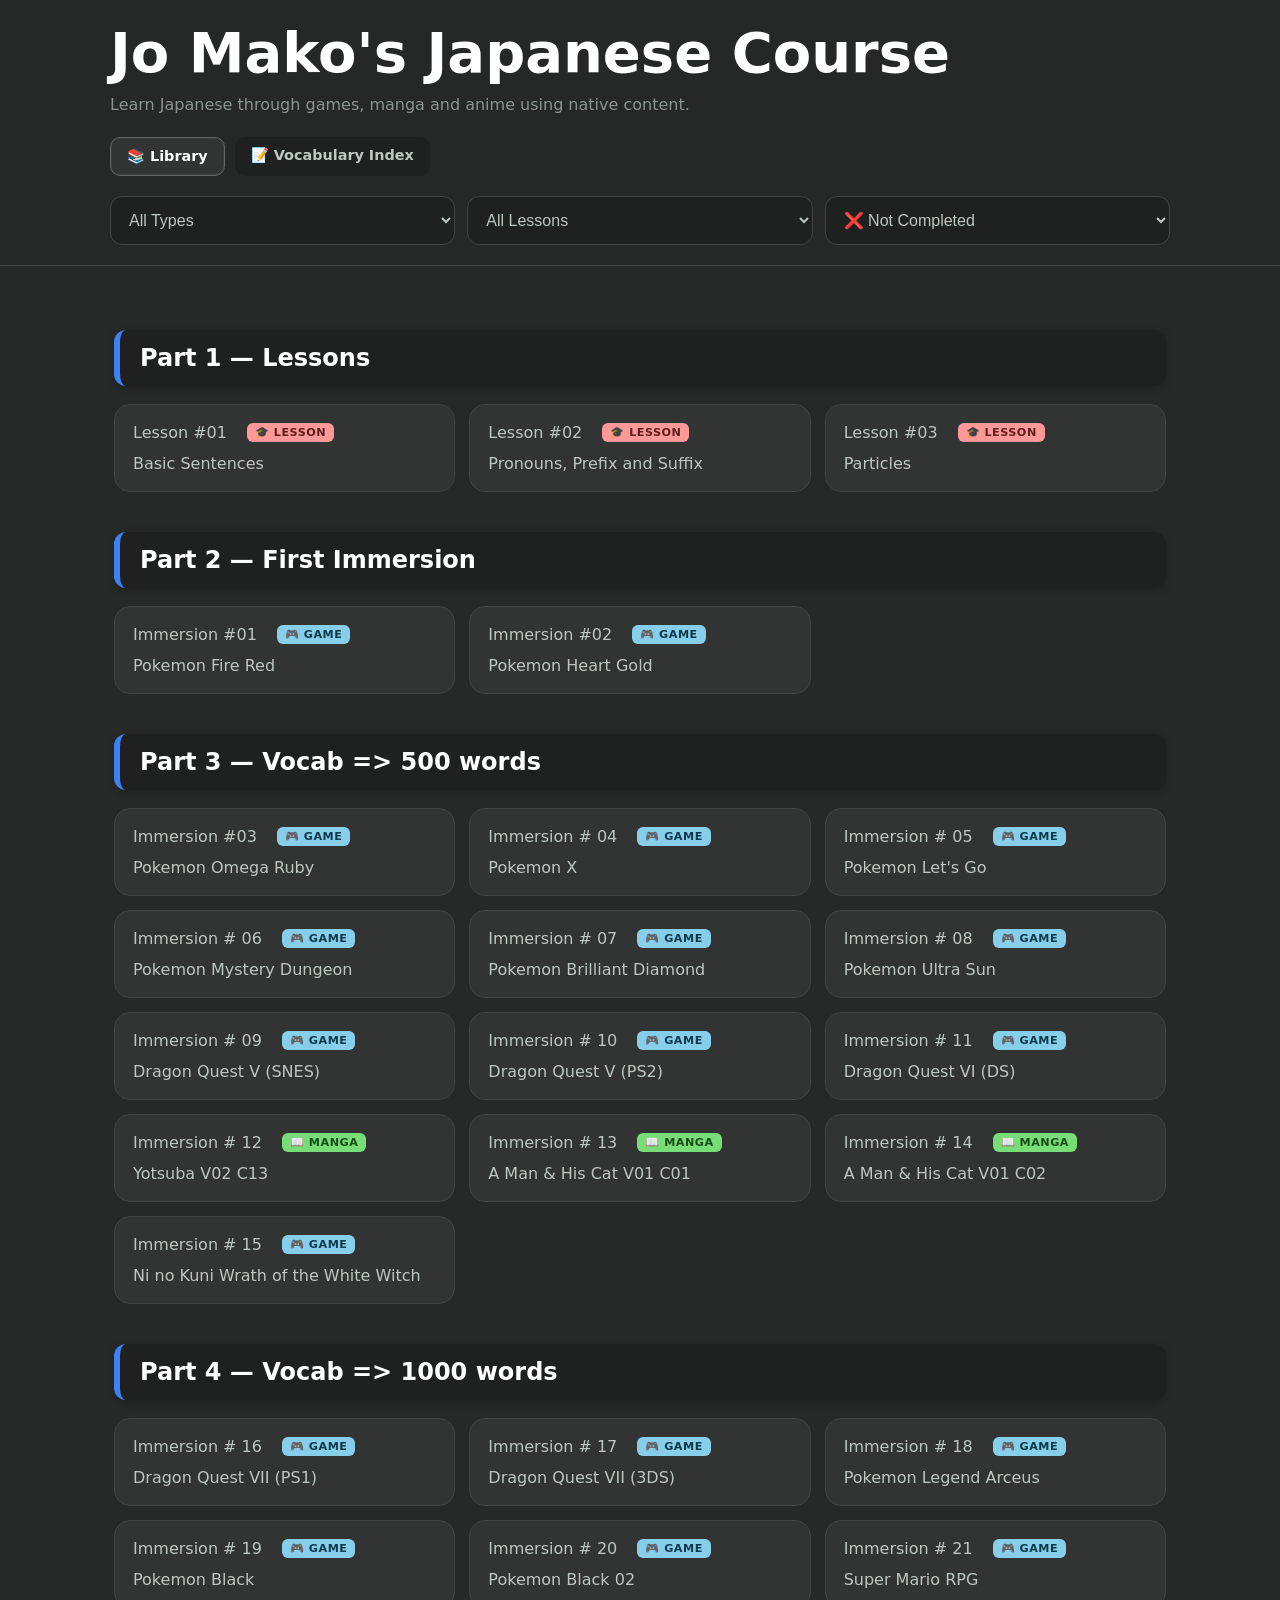
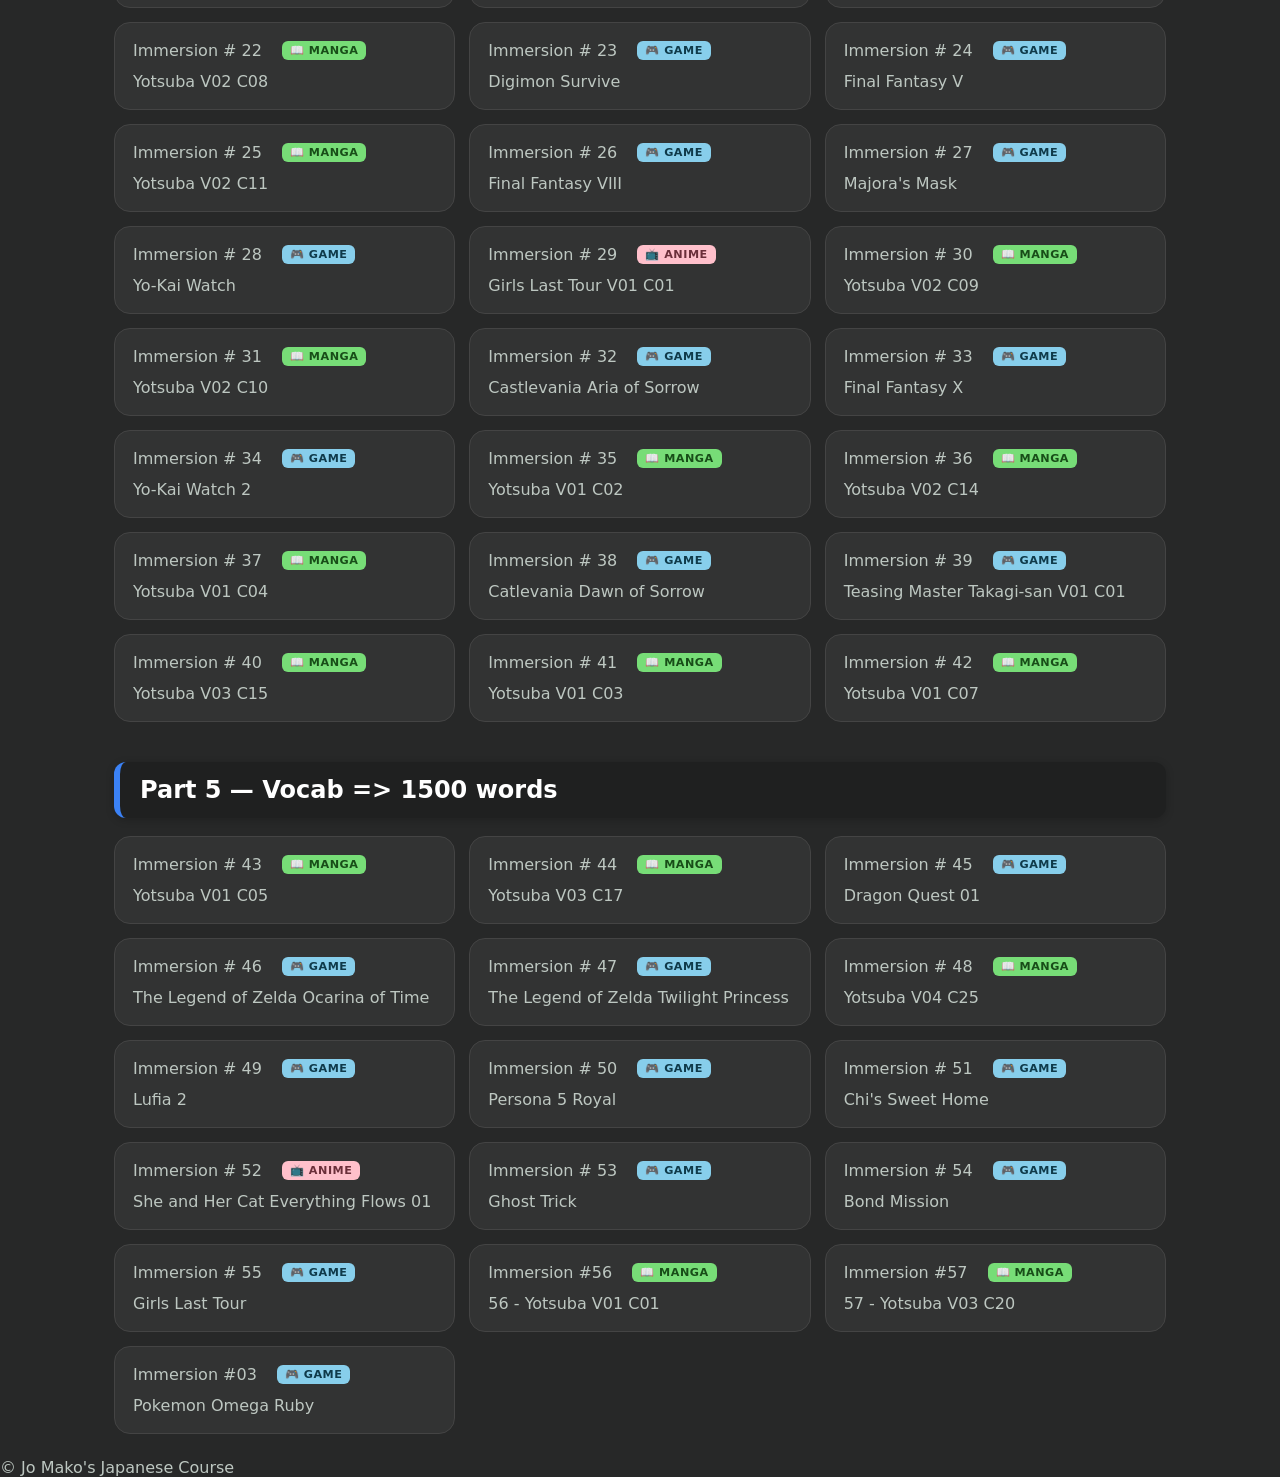
<file: Index.html>
<!DOCTYPE html>
<html lang="en">
<head>
    <meta charset="UTF-8">
    <meta name="viewport" content="width=device-width, initial-scale=1.0">
    <title>Jo Mako's Japanese Course</title>
    <link rel="stylesheet" href="data/style.css">
</head>
<body>
    <header>
        <div class="hero">
            <h1>Jo Mako's Japanese Course</h1>
            <p class="subtitle">Learn Japanese through games, manga and anime using native content.</p>
            
            <div class="top-nav">
                <a href="index.html" class="nav-link active">📚 Library</a>
                <a href="vocabulary.html" class="nav-link">📝 Vocabulary Index</a>
            </div>

            <div class="filters">
                <select id="typeFilter" class="filter-select">
                    <option value="all">All Types</option>
                    <option value="lesson">🎓 Lesson</option>
                    <option value="game">🎮 Games</option>
                    <option value="manga">📖 Manga</option>
                    <option value="anime">📺 Anime</option>
                </select>

                <select id="lessonFilter" class="filter-select">
                    <option value="all">All Lessons</option>
                </select>
                
                <select id="statusFilter" class="filter-select">
        <option value="all">All Status</option>
        <option value="completed">✅ Completed</option>
        <option value="not-completed">❌ Not Completed</option>
    </select>
    
            </div>
        </div>
    </header>

<main>
<h2 class="section-title">    Part 1 — Lessons</h2>
<div class="grid">
<a class="lesson" href="data/lesson-template.html?lesson=00 - Basic Sentences">        <div class="lesson-header">            <div class="lesson-number">Lesson #01</div>            <span class="tag theory">🎓 Lesson</span>        </div>        <div class="lesson-title">Basic Sentences</div>    </a>
<a class="lesson" href="data/lesson-template.html?lesson=00 - Pronouns">        <div class="lesson-header">            <div class="lesson-number">Lesson #02</div>            <span class="tag theory">🎓 Lesson</span>        </div>        <div class="lesson-title">Pronouns, Prefix and Suffix</div>    </a>
<a class="lesson" href="data/lesson-template.html?lesson=00 - Particles">        <div class="lesson-header">            <div class="lesson-number">Lesson #03</div>            <span class="tag theory">🎓 Lesson</span>        </div>        <div class="lesson-title">Particles</div>    </a>
</div>

<h2 class="section-title">    Part 2 — First Immersion</h2>
<div class="grid">
<a class="lesson" href="data/lesson-template.html?lesson=01 - Pokemon Fire Red">        <div class="lesson-header">            <div class="lesson-number">Immersion #01</div>            <span class="tag game">🎮 Game</span>        </div>        <div class="lesson-title">Pokemon Fire Red</div>    </a>
<a class="lesson" href="data/lesson-template.html?lesson=02 - Pokemon Heart Gold">         <div class="lesson-header">             <div class="lesson-number">Immersion #02</div>             <span class="tag game">🎮 Game</span>         </div>         <div class="lesson-title">Pokemon Heart Gold</div>     </a>
</div>

<h2 class="section-title">    Part 3 — Vocab => 500 words</h2>
<div class="grid">
<a class="lesson" href="data/lesson-template.html?lesson=03 - Pokemon Omega Ruby">         <div class="lesson-header">             <div class="lesson-number">Immersion #03</div>             <span class="tag game">🎮 Game</span>         </div>         <div class="lesson-title">Pokemon Omega Ruby</div>     </a>
<a class="lesson" href="data/lesson-template.html?lesson=04 - Pokemon X"><div class="lesson-header"><div class="lesson-number">Immersion # 04</div><span class="tag game">🎮 Game</span></div><div class="lesson-title">Pokemon X</div></a>
<a class="lesson" href="data/lesson-template.html?lesson=05 - Pokemon Let's Go"><div class="lesson-header"><div class="lesson-number">Immersion # 05</div><span class="tag game">🎮 Game</span></div><div class="lesson-title">Pokemon Let's Go</div></a>
<a class="lesson" href="data/lesson-template.html?lesson=06 - Pokemon Mystery Dungeon"><div class="lesson-header"><div class="lesson-number">Immersion # 06</div><span class="tag game">🎮 Game</span></div><div class="lesson-title">Pokemon Mystery Dungeon</div></a>
<a class="lesson" href="data/lesson-template.html?lesson=07 - Pokemon Brilliant Diamond"><div class="lesson-header"><div class="lesson-number">Immersion # 07</div><span class="tag game">🎮 Game</span></div><div class="lesson-title">Pokemon Brilliant Diamond</div></a>
<a class="lesson" href="data/lesson-template.html?lesson=08 - Pokemon Ultra Sun"><div class="lesson-header"><div class="lesson-number">Immersion # 08</div><span class="tag game">🎮 Game</span></div><div class="lesson-title">Pokemon Ultra Sun</div></a>
<a class="lesson" href="data/lesson-template.html?lesson=09 - Dragon Quest V (SNES)"><div class="lesson-header"><div class="lesson-number">Immersion # 09</div><span class="tag game">🎮 Game</span></div><div class="lesson-title">Dragon Quest V (SNES)</div></a>
<a class="lesson" href="data/lesson-template.html?lesson=10 - Dragon Quest V (PS2)"><div class="lesson-header"><div class="lesson-number">Immersion # 10</div><span class="tag game">🎮 Game</span></div><div class="lesson-title">Dragon Quest V (PS2)</div></a>
<a class="lesson" href="data/lesson-template.html?lesson=11 - Dragon Quest VI (DS)"><div class="lesson-header"><div class="lesson-number">Immersion # 11</div><span class="tag game">🎮 Game</span></div><div class="lesson-title">Dragon Quest VI (DS)</div></a>
<a class="lesson" href="data/lesson-template.html?lesson=12 - Yotsuba V02 C13"><div class="lesson-header"><div class="lesson-number">Immersion # 12</div><span class="tag manga">📖 Manga</span></div><div class="lesson-title">Yotsuba V02 C13</div></a>
<a class="lesson" href="data/lesson-template.html?lesson=13 - A Man and His Cat V01 C01"><div class="lesson-header"><div class="lesson-number">Immersion # 13</div><span class="tag manga">📖 Manga</span></div><div class="lesson-title">A Man & His Cat V01 C01</div></a>
<a class="lesson" href="data/lesson-template.html?lesson=14 - A Man & His Cat V01 C02"><div class="lesson-header"><div class="lesson-number">Immersion # 14</div><span class="tag manga">📖 Manga</span></div><div class="lesson-title">A Man & His Cat V01 C02</div></a>
<a class="lesson" href="data/lesson-template.html?lesson=15 - Ni no Kuni Wrath of the White Witch"><div class="lesson-header"><div class="lesson-number">Immersion # 15</div><span class="tag game">🎮 Game</span></div><div class="lesson-title">Ni no Kuni Wrath of the White Witch</div></a>
</div>

<h2 class="section-title">    Part 4 — Vocab => 1000 words</h2>
<div class="grid">
<a class="lesson" href="data/lesson-template.html?lesson=16 - Dragon Quest VII (PS1)"><div class="lesson-header"><div class="lesson-number">Immersion # 16</div><span class="tag game">🎮 Game</span></div><div class="lesson-title">Dragon Quest VII (PS1)</div></a>
<a class="lesson" href="data/lesson-template.html?lesson=17 - Dragon Quest VII (3DS)"><div class="lesson-header"><div class="lesson-number">Immersion # 17</div><span class="tag game">🎮 Game</span></div><div class="lesson-title">Dragon Quest VII (3DS)</div></a>
<a class="lesson" href="data/lesson-template.html?lesson=18 - Pokemon Legend Arceus"><div class="lesson-header"><div class="lesson-number">Immersion # 18</div><span class="tag game">🎮 Game</span></div><div class="lesson-title">Pokemon Legend Arceus</div></a>
<a class="lesson" href="data/lesson-template.html?lesson=19 - Pokemon Black"><div class="lesson-header"><div class="lesson-number">Immersion # 19</div><span class="tag game">🎮 Game</span></div><div class="lesson-title">Pokemon Black</div></a>
<a class="lesson" href="data/lesson-template.html?lesson=20 - Pokemon Black 02"><div class="lesson-header"><div class="lesson-number">Immersion # 20</div><span class="tag game">🎮 Game</span></div><div class="lesson-title">Pokemon Black 02</div></a>
<a class="lesson" href="data/lesson-template.html?lesson=21 - Super Mario RPG"><div class="lesson-header"><div class="lesson-number">Immersion # 21</div><span class="tag game">🎮 Game</span></div><div class="lesson-title">Super Mario RPG</div></a>
<a class="lesson" href="data/lesson-template.html?lesson=22 - Yotsuba V02 C08"><div class="lesson-header"><div class="lesson-number">Immersion # 22</div><span class="tag manga">📖 Manga</span></div><div class="lesson-title">Yotsuba V02 C08</div></a>
<a class="lesson" href="data/lesson-template.html?lesson=23 - Digimon Survive"><div class="lesson-header"><div class="lesson-number">Immersion # 23</div><span class="tag game">🎮 Game</span></div><div class="lesson-title">Digimon Survive</div></a>
<a class="lesson" href="data/lesson-template.html?lesson=24 - Final Fantasy V"><div class="lesson-header"><div class="lesson-number">Immersion # 24</div><span class="tag game">🎮 Game</span></div><div class="lesson-title">Final Fantasy V</div></a>
<a class="lesson" href="data/lesson-template.html?lesson=25 - Yotsuba V02 C11"><div class="lesson-header"><div class="lesson-number">Immersion # 25</div><span class="tag manga">📖 Manga</span></div><div class="lesson-title">Yotsuba V02 C11</div></a>
<a class="lesson" href="data/lesson-template.html?lesson=26 - Final Fantasy VIII"><div class="lesson-header"><div class="lesson-number">Immersion # 26</div><span class="tag game">🎮 Game</span></div><div class="lesson-title">Final Fantasy VIII</div></a>
<a class="lesson" href="data/lesson-template.html?lesson=27 - The Legend of Zelda - Majora's Mask"><div class="lesson-header"><div class="lesson-number">Immersion # 27</div><span class="tag game">🎮 Game</span></div><div class="lesson-title">Majora's Mask</div></a>
<a class="lesson" href="data/lesson-template.html?lesson=28 - Yo-Kai Watch"><div class="lesson-header"><div class="lesson-number">Immersion # 28</div><span class="tag game">🎮 Game</span></div><div class="lesson-title">Yo-Kai Watch</div></a>
<a class="lesson" href="data/lesson-template.html?lesson=29 - Girls Last Tour V01 C01"><div class="lesson-header"><div class="lesson-number">Immersion # 29</div><span class="tag anime">📺 Anime</span></div><div class="lesson-title">Girls Last Tour V01 C01</div></a>
<a class="lesson" href="data/lesson-template.html?lesson=30 - Yotsuba V02 C09"><div class="lesson-header"><div class="lesson-number">Immersion # 30</div><span class="tag manga">📖 Manga</span></div><div class="lesson-title">Yotsuba V02 C09</div></a>
<a class="lesson" href="data/lesson-template.html?lesson=31 - Yotsuba V02 C10"><div class="lesson-header"><div class="lesson-number">Immersion # 31</div><span class="tag manga">📖 Manga</span></div><div class="lesson-title">Yotsuba V02 C10</div></a>
<a class="lesson" href="data/lesson-template.html?lesson=32 - Castlevania Aria of Sorrow"><div class="lesson-header"><div class="lesson-number">Immersion # 32</div><span class="tag game">🎮 Game</span></div><div class="lesson-title">Castlevania Aria of Sorrow</div></a>
<a class="lesson" href="data/lesson-template.html?lesson=33 - Final Fantasy X"><div class="lesson-header"><div class="lesson-number">Immersion # 33</div><span class="tag game">🎮 Game</span></div><div class="lesson-title">Final Fantasy X</div></a>
<a class="lesson" href="data/lesson-template.html?lesson=34 - Yo-Kai Watch 2"><div class="lesson-header"><div class="lesson-number">Immersion # 34</div><span class="tag game">🎮 Game</span></div><div class="lesson-title">Yo-Kai Watch 2</div></a>
<a class="lesson" href="data/lesson-template.html?lesson=35 - Yotsuba V01 C02"><div class="lesson-header"><div class="lesson-number">Immersion # 35</div><span class="tag manga">📖 Manga</span></div><div class="lesson-title">Yotsuba V01 C02</div></a>
<a class="lesson" href="data/lesson-template.html?lesson=36 - Yotsuba V02 C14"><div class="lesson-header"><div class="lesson-number">Immersion # 36</div><span class="tag manga">📖 Manga</span></div><div class="lesson-title">Yotsuba V02 C14</div></a>
<a class="lesson" href="data/lesson-template.html?lesson=37 - Yotsuba V01 C04"><div class="lesson-header"><div class="lesson-number">Immersion # 37</div><span class="tag manga">📖 Manga</span></div><div class="lesson-title">Yotsuba V01 C04</div></a>
<a class="lesson" href="data/lesson-template.html?lesson=38 - Catlevania Dawn of Sorrow"><div class="lesson-header"><div class="lesson-number">Immersion # 38</div><span class="tag game">🎮 Game</span></div><div class="lesson-title">Catlevania Dawn of Sorrow</div></a>
<a class="lesson" href="data/lesson-template.html?lesson=39 - Teasing Master Takagi-san V01 C01"><div class="lesson-header"><div class="lesson-number">Immersion # 39</div><span class="tag game">🎮 Game</span></div><div class="lesson-title">Teasing Master Takagi-san V01 C01</div></a>
<a class="lesson" href="data/lesson-template.html?lesson=40 - Yotsuba V03 C15"><div class="lesson-header"><div class="lesson-number">Immersion # 40</div><span class="tag manga">📖 Manga</span></div><div class="lesson-title">Yotsuba V03 C15</div></a>
<a class="lesson" href="data/lesson-template.html?lesson=41 - Yotsuba V01 C03"><div class="lesson-header"><div class="lesson-number">Immersion # 41</div><span class="tag manga">📖 Manga</span></div><div class="lesson-title">Yotsuba V01 C03</div></a>
<a class="lesson" href="data/lesson-template.html?lesson=42 - Yotsuba V01 C07"><div class="lesson-header"><div class="lesson-number">Immersion # 42</div><span class="tag manga">📖 Manga</span></div><div class="lesson-title">Yotsuba V01 C07</div></a>
</div>

<h2 class="section-title">    Part 5 — Vocab => 1500 words</h2>
<div class="grid">
<a class="lesson" href="data/lesson-template.html?lesson=43 - Yotsuba V01 C05"><div class="lesson-header"><div class="lesson-number">Immersion # 43</div><span class="tag manga">📖 Manga</span></div><div class="lesson-title">Yotsuba V01 C05</div></a>
<a class="lesson" href="data/lesson-template.html?lesson=44 - Yotsuba V03 C17"><div class="lesson-header"><div class="lesson-number">Immersion # 44</div><span class="tag manga">📖 Manga</span></div><div class="lesson-title">Yotsuba V03 C17</div></a>
<a class="lesson" href="data/lesson-template.html?lesson=45 - Dragon Quest 01"><div class="lesson-header"><div class="lesson-number">Immersion # 45</div><span class="tag game">🎮 Game</span></div><div class="lesson-title">Dragon Quest 01</div></a>
<a class="lesson" href="data/lesson-template.html?lesson=46 - The Legend of Zelda Ocarina of Time"><div class="lesson-header"><div class="lesson-number">Immersion # 46</div><span class="tag game">🎮 Game</span></div><div class="lesson-title">The Legend of Zelda Ocarina of Time</div></a>
<a class="lesson" href="data/lesson-template.html?lesson=47 - The Legend of Zelda Twilight Princess"><div class="lesson-header"><div class="lesson-number">Immersion # 47</div><span class="tag game">🎮 Game</span></div><div class="lesson-title">The Legend of Zelda Twilight Princess</div></a>
<a class="lesson" href="data/lesson-template.html?lesson=48 - Yotsuba V04 C25"><div class="lesson-header"><div class="lesson-number">Immersion # 48</div><span class="tag manga">📖 Manga</span></div><div class="lesson-title">Yotsuba V04 C25</div></a>
<a class="lesson" href="data/lesson-template.html?lesson=49 - Lufia 2"><div class="lesson-header"><div class="lesson-number">Immersion # 49</div><span class="tag game">🎮 Game</span></div><div class="lesson-title">Lufia 2</div></a>
<a class="lesson" href="data/lesson-template.html?lesson=50 - Persona 5 Royal"><div class="lesson-header"><div class="lesson-number">Immersion # 50</div><span class="tag game">🎮 Game</span></div><div class="lesson-title">Persona 5 Royal</div></a>
<a class="lesson" href="data/lesson-template.html?lesson=51 - Chi's Sweet Home"><div class="lesson-header"><div class="lesson-number">Immersion # 51</div><span class="tag game">🎮 Game</span></div><div class="lesson-title">Chi's Sweet Home</div></a>
<a class="lesson" href="data/lesson-template.html?lesson=52 - She and Her Cat Everything Flows 01"><div class="lesson-header"><div class="lesson-number">Immersion # 52</div><span class="tag anime">📺 Anime</span></div><div class="lesson-title">She and Her Cat Everything Flows 01</div></a>
<a class="lesson" href="data/lesson-template.html?lesson=53 - Ghost Trick"><div class="lesson-header"><div class="lesson-number">Immersion # 53</div><span class="tag game">🎮 Game</span></div><div class="lesson-title">Ghost Trick</div></a>
<a class="lesson" href="data/lesson-template.html?lesson=54 - Bond Mission"><div class="lesson-header"><div class="lesson-number">Immersion # 54</div><span class="tag game">🎮 Game</span></div><div class="lesson-title">Bond Mission</div></a>
<a class="lesson" href="data/lesson-template.html?lesson=55 - Girls Last Tour"><div class="lesson-header"><div class="lesson-number">Immersion # 55</div><span class="tag game">🎮 Game</span></div><div class="lesson-title">Girls Last Tour</div></a>
<a class="lesson" href="data/lesson-template.html?lesson=56 - Yotsuba V01 C01"><div class="lesson-header">            <div class="lesson-number">Immersion #56</div>            <span class="tag manga">📖 Manga</span>        </div>        <div class="lesson-title">56 - Yotsuba V01 C01</div>    </a>
<a class="lesson" href="data/lesson-template.html?lesson=57 - Yotsuba V03 C20"><div class="lesson-header">            <div class="lesson-number">Immersion #57</div>            <span class="tag manga">📖 Manga</span>        </div>        <div class="lesson-title">57 - Yotsuba V03 C20</div>    </a>
<a class="lesson" href="data/lesson-template.html?lesson=03 - Pokemon Omega Ruby">         <div class="lesson-header">             <div class="lesson-number">Immersion #03</div>             <span class="tag game">🎮 Game</span>         </div>         <div class="lesson-title">Pokemon Omega Ruby</div>     </a>


        </div>
</main>


<footer>
    © Jo Mako's Japanese Course
</footer>

<script>
const typeFilter = document.getElementById('typeFilter');
const lessonFilter = document.getElementById('lessonFilter');
const statusFilter = document.getElementById('statusFilter');
const lessons = document.querySelectorAll('a.lesson');

// --- Helper: Get Lesson Type ---
function getLessonType(card) {
    const tag = card.querySelector('.tag');

    if (tag.classList.contains('theory')) return 'lesson';
    if (tag.classList.contains('game')) return 'game';
    if (tag.classList.contains('manga')) return 'manga';
    if (tag.classList.contains('anime')) return 'anime';

    return '';
}

// --- Initialization ---
const lessonNames = [];

lessons.forEach(card => {
    lessonNames.push(card.querySelector('.lesson-title').textContent.trim());
});

lessonNames.sort().forEach(title => {
    const option = document.createElement('option');
    option.value = title;
    option.textContent = title;
    lessonFilter.appendChild(option);
});

// --- Update completed lessons ---
function updateUI() {
    const completed = JSON.parse(localStorage.getItem('completedLessons')) || [];

    lessons.forEach(card => {
        const title = card.querySelector('.lesson-title').textContent.trim();
        card.classList.toggle('completed', completed.includes(title));
    });
}

// --- Filters ---
function applyFilters() {

    const selectedType = typeFilter.value;
    const selectedLesson = lessonFilter.value;
    const selectedStatus = statusFilter.value;

    lessons.forEach(card => {

        const cardType = getLessonType(card);
        const cardTitle = card.querySelector('.lesson-title').textContent.trim();
        const isCompleted = card.classList.contains('completed');

        const typeMatch =
            selectedType === 'all' ||
            cardType === selectedType;

        const lessonMatch =
            selectedLesson === 'all' ||
            cardTitle === selectedLesson;

        const statusMatch =
            selectedStatus === 'all' ||
            (selectedStatus === 'completed' && isCompleted) ||
            (selectedStatus === 'not-completed' && !isCompleted);

        card.style.display =
            (typeMatch && lessonMatch && statusMatch)
                ? ''
                : 'none';

    });

    // Hide empty lesson sections
    document.querySelectorAll('.grid').forEach(grid => {

        const visibleCards = [...grid.querySelectorAll('a.lesson')]
            .some(card => card.style.display !== 'none');

        const heading = grid.previousElementSibling;

        if (heading && heading.classList.contains('section-title')) {
            heading.style.display = visibleCards ? '' : 'none';
        }

        grid.style.display = visibleCards ? '' : 'none';

    });

}

// --- Event Listeners ---
typeFilter.addEventListener('change', () => {
    localStorage.setItem("typeFilter", typeFilter.value);
    applyFilters();
});

lessonFilter.addEventListener('change', () => {
    localStorage.setItem("lessonFilter", lessonFilter.value);
    applyFilters();
});

statusFilter.addEventListener('change', () => {
    localStorage.setItem("statusFilter", statusFilter.value);
    applyFilters();
});

lessons.forEach(card => {

    card.addEventListener('contextmenu', (e) => {

        e.preventDefault();

        const title = card.querySelector('.lesson-title').textContent.trim();
        let completed = JSON.parse(localStorage.getItem('completedLessons')) || [];

        if (completed.includes(title)) {
            completed = completed.filter(t => t !== title);
        } else {
            completed.push(title);
        }

        localStorage.setItem('completedLessons', JSON.stringify(completed));

        updateUI();
        applyFilters();

    });

});

// --- Restore saved filters ---
typeFilter.value =
    localStorage.getItem("typeFilter") || "all";

lessonFilter.value =
    localStorage.getItem("lessonFilter") || "all";

statusFilter.value =
    localStorage.getItem("statusFilter") || "not-completed";

// --- Initial load ---
updateUI();
applyFilters();

</script>

</body>
</html>
</file>
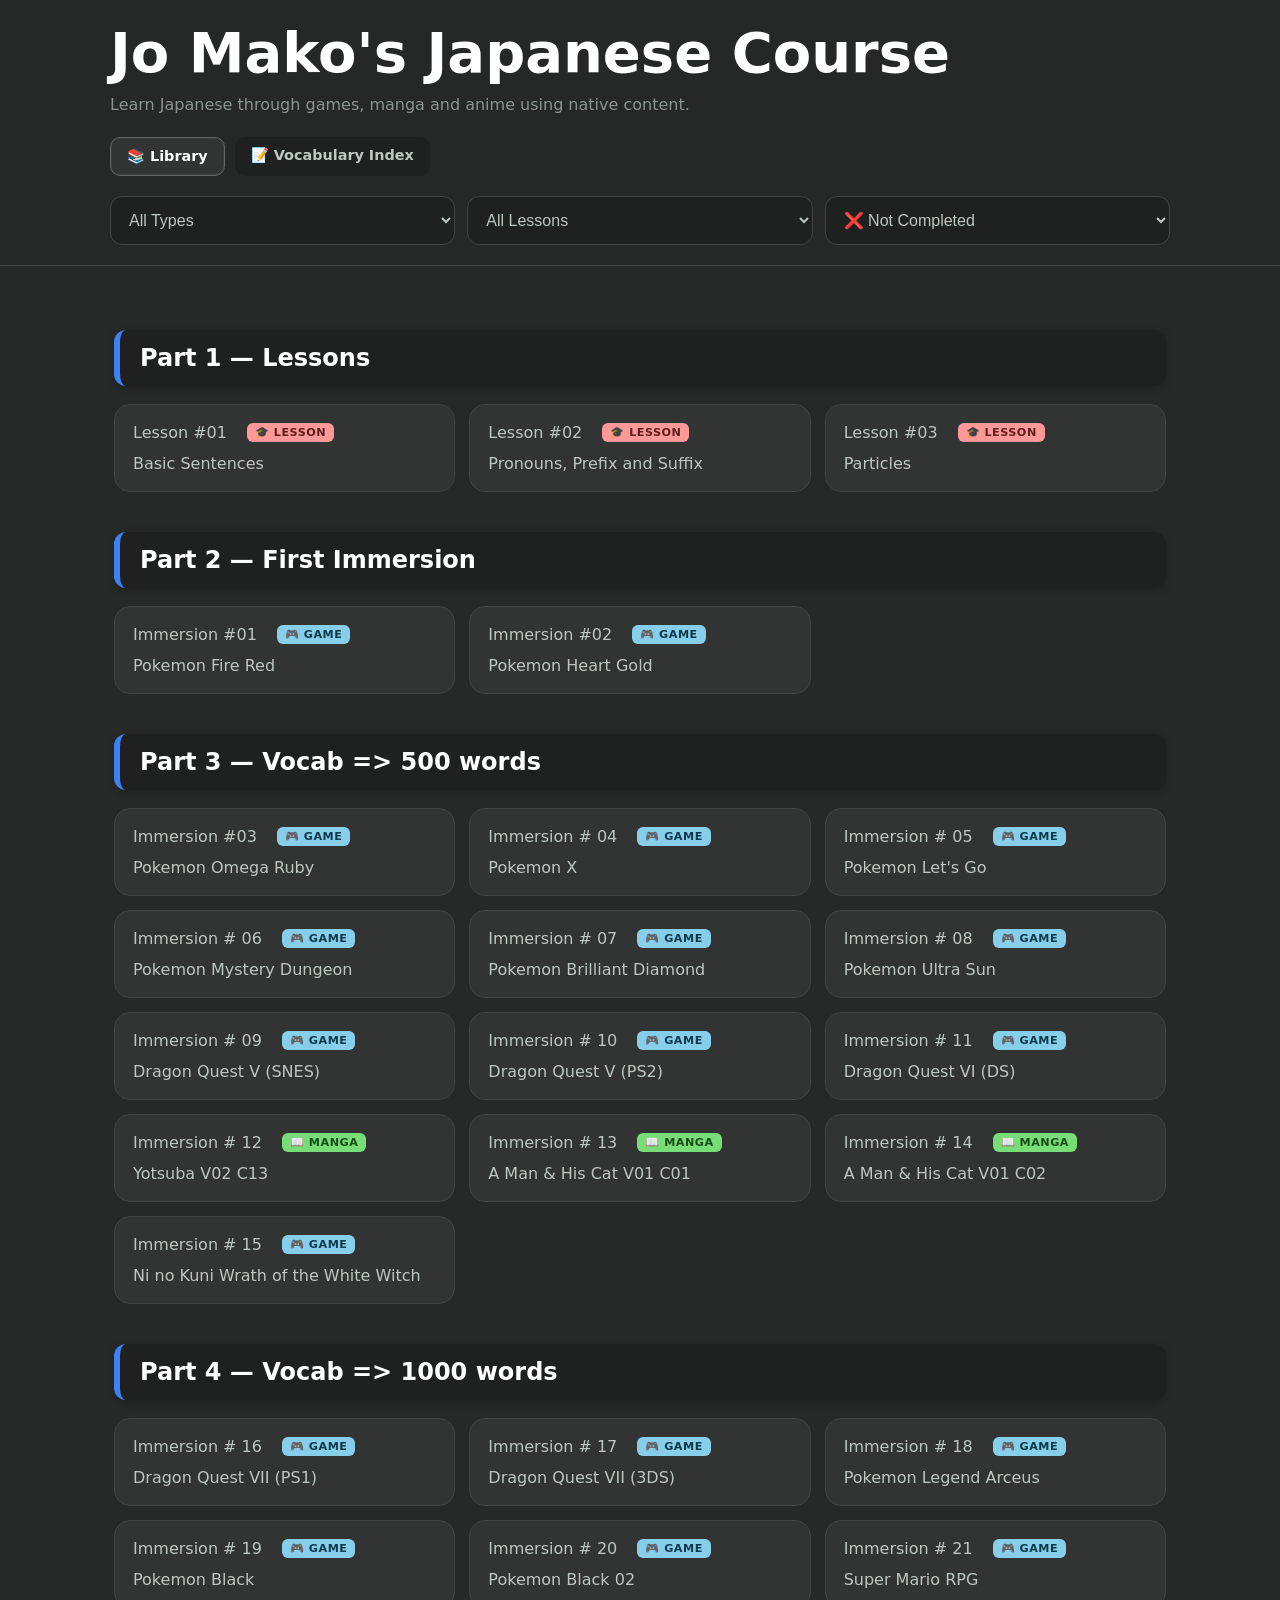
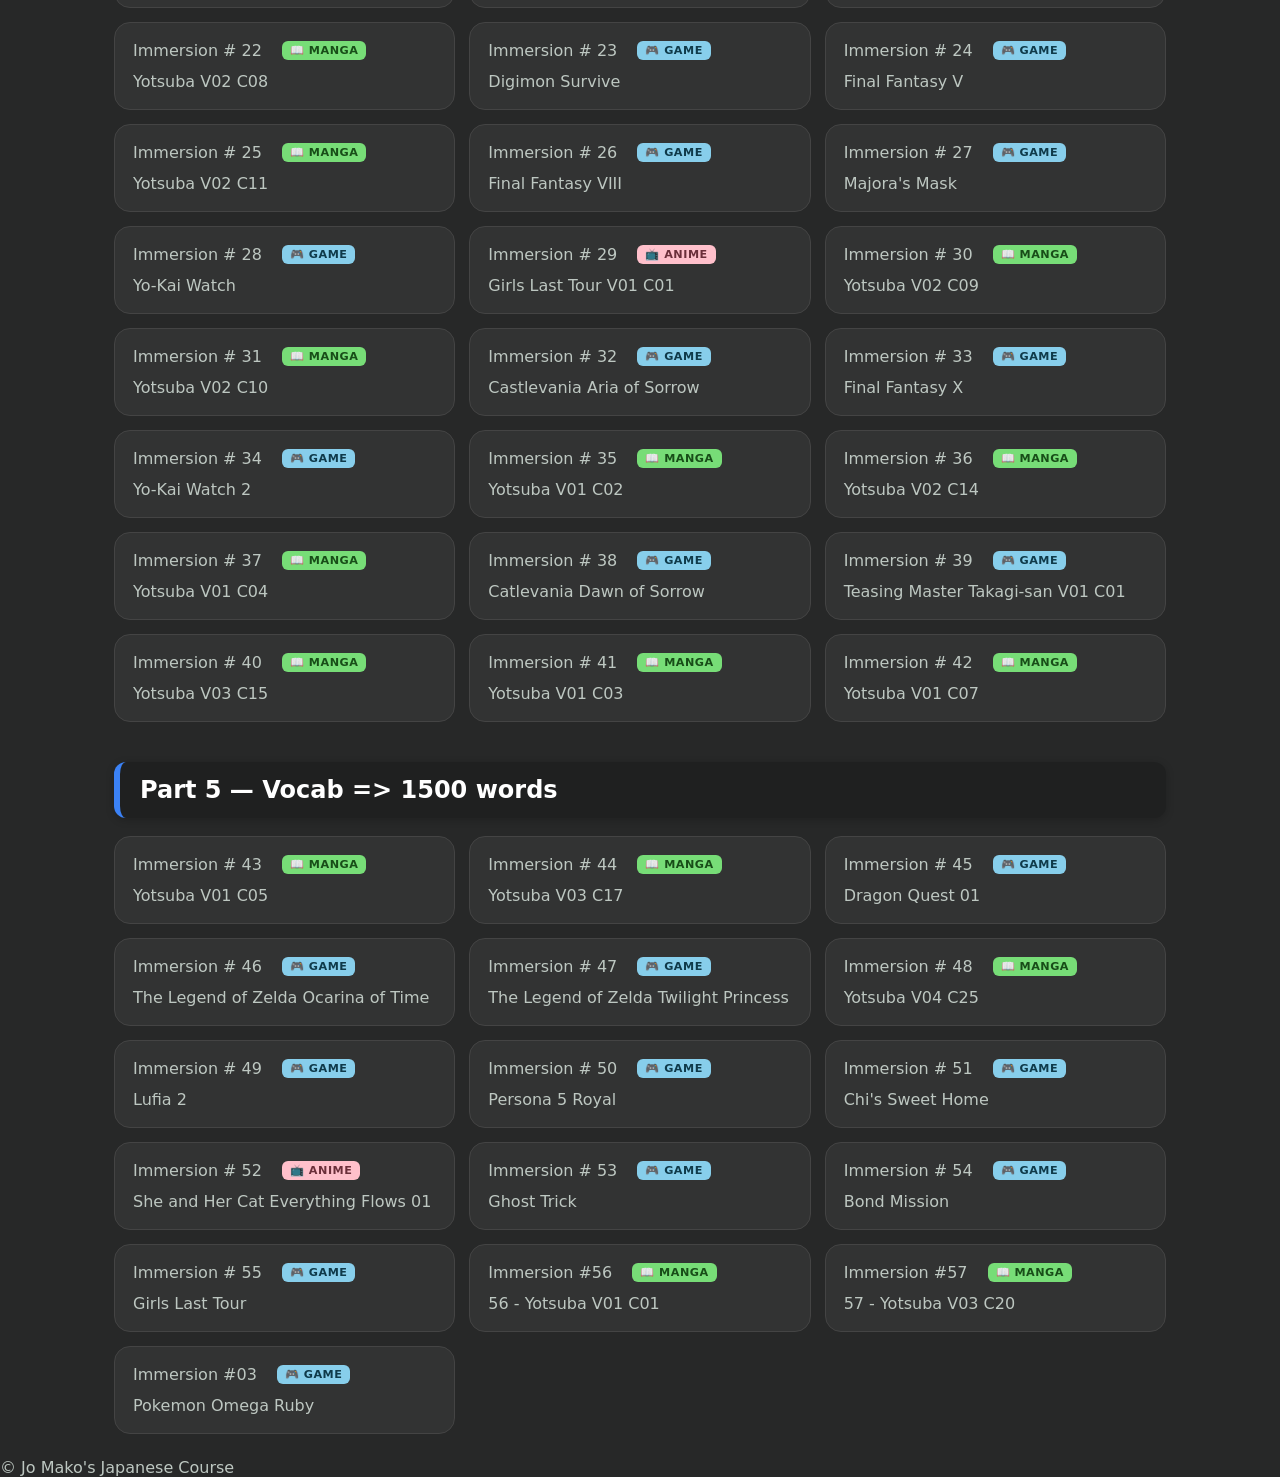
<file: index.html>
<!DOCTYPE html>
<html lang="en">
<head>
    <meta charset="UTF-8">
    <meta name="viewport" content="width=device-width, initial-scale=1.0">
    <title>Jo Mako's Japanese Course</title>
    <link rel="stylesheet" href="data/style.css">
</head>
<body>
    <header>
        <div class="hero">
            <h1>Jo Mako's Japanese Course</h1>
            <p class="subtitle">Learn Japanese through games, manga and anime using native content.</p>
            
            <div class="top-nav">
                <a href="index.html" class="nav-link active">📚 Library</a>
                <a href="vocabulary.html" class="nav-link">📝 Vocabulary Index</a>
            </div>

            <div class="filters">
                <select id="typeFilter" class="filter-select">
                    <option value="all">All Types</option>
                    <option value="lesson">🎓 Lesson</option>
                    <option value="game">🎮 Games</option>
                    <option value="manga">📖 Manga</option>
                    <option value="anime">📺 Anime</option>
                </select>

                <select id="lessonFilter" class="filter-select">
                    <option value="all">All Lessons</option>
                </select>
                
                <select id="statusFilter" class="filter-select">
        <option value="all">All Status</option>
        <option value="completed">✅ Completed</option>
        <option value="not-completed">❌ Not Completed</option>
    </select>
    
            </div>
        </div>
    </header>

<main>
<h2 class="section-title">    Part 1 — Lessons</h2>
<div class="grid">
<a class="lesson" href="data/lesson-template.html?lesson=00 - Basic Sentences">        <div class="lesson-header">            <div class="lesson-number">Lesson #01</div>            <span class="tag theory">🎓 Lesson</span>        </div>        <div class="lesson-title">Basic Sentences</div>    </a>
<a class="lesson" href="data/lesson-template.html?lesson=00 - Pronouns">        <div class="lesson-header">            <div class="lesson-number">Lesson #02</div>            <span class="tag theory">🎓 Lesson</span>        </div>        <div class="lesson-title">Pronouns, Prefix and Suffix</div>    </a>
<a class="lesson" href="data/lesson-template.html?lesson=00 - Particles">        <div class="lesson-header">            <div class="lesson-number">Lesson #03</div>            <span class="tag theory">🎓 Lesson</span>        </div>        <div class="lesson-title">Particles</div>    </a>
</div>

<h2 class="section-title">    Part 2 — First Immersion</h2>
<div class="grid">
<a class="lesson" href="data/lesson-template.html?lesson=01 - Pokemon Fire Red">        <div class="lesson-header">            <div class="lesson-number">Immersion #01</div>            <span class="tag game">🎮 Game</span>        </div>        <div class="lesson-title">Pokemon Fire Red</div>    </a>
<a class="lesson" href="data/lesson-template.html?lesson=02 - Pokemon Heart Gold">         <div class="lesson-header">             <div class="lesson-number">Immersion #02</div>             <span class="tag game">🎮 Game</span>         </div>         <div class="lesson-title">Pokemon Heart Gold</div>     </a>
</div>

<h2 class="section-title">    Part 3 — Vocab => 500 words</h2>
<div class="grid">
<a class="lesson" href="data/lesson-template.html?lesson=03 - Pokemon Omega Ruby">         <div class="lesson-header">             <div class="lesson-number">Immersion #03</div>             <span class="tag game">🎮 Game</span>         </div>         <div class="lesson-title">Pokemon Omega Ruby</div>     </a>
<a class="lesson" href="data/lesson-template.html?lesson=04 - Pokemon X"><div class="lesson-header"><div class="lesson-number">Immersion # 04</div><span class="tag game">🎮 Game</span></div><div class="lesson-title">Pokemon X</div></a>
<a class="lesson" href="data/lesson-template.html?lesson=05 - Pokemon Let's Go"><div class="lesson-header"><div class="lesson-number">Immersion # 05</div><span class="tag game">🎮 Game</span></div><div class="lesson-title">Pokemon Let's Go</div></a>
<a class="lesson" href="data/lesson-template.html?lesson=06 - Pokemon Mystery Dungeon"><div class="lesson-header"><div class="lesson-number">Immersion # 06</div><span class="tag game">🎮 Game</span></div><div class="lesson-title">Pokemon Mystery Dungeon</div></a>
<a class="lesson" href="data/lesson-template.html?lesson=07 - Pokemon Brilliant Diamond"><div class="lesson-header"><div class="lesson-number">Immersion # 07</div><span class="tag game">🎮 Game</span></div><div class="lesson-title">Pokemon Brilliant Diamond</div></a>
<a class="lesson" href="data/lesson-template.html?lesson=08 - Pokemon Ultra Sun"><div class="lesson-header"><div class="lesson-number">Immersion # 08</div><span class="tag game">🎮 Game</span></div><div class="lesson-title">Pokemon Ultra Sun</div></a>
<a class="lesson" href="data/lesson-template.html?lesson=09 - Dragon Quest V (SNES)"><div class="lesson-header"><div class="lesson-number">Immersion # 09</div><span class="tag game">🎮 Game</span></div><div class="lesson-title">Dragon Quest V (SNES)</div></a>
<a class="lesson" href="data/lesson-template.html?lesson=10 - Dragon Quest V (PS2)"><div class="lesson-header"><div class="lesson-number">Immersion # 10</div><span class="tag game">🎮 Game</span></div><div class="lesson-title">Dragon Quest V (PS2)</div></a>
<a class="lesson" href="data/lesson-template.html?lesson=11 - Dragon Quest VI (DS)"><div class="lesson-header"><div class="lesson-number">Immersion # 11</div><span class="tag game">🎮 Game</span></div><div class="lesson-title">Dragon Quest VI (DS)</div></a>
<a class="lesson" href="data/lesson-template.html?lesson=12 - Yotsuba V02 C13"><div class="lesson-header"><div class="lesson-number">Immersion # 12</div><span class="tag manga">📖 Manga</span></div><div class="lesson-title">Yotsuba V02 C13</div></a>
<a class="lesson" href="data/lesson-template.html?lesson=13 - A Man and His Cat V01 C01"><div class="lesson-header"><div class="lesson-number">Immersion # 13</div><span class="tag manga">📖 Manga</span></div><div class="lesson-title">A Man & His Cat V01 C01</div></a>
<a class="lesson" href="data/lesson-template.html?lesson=14 - A Man & His Cat V01 C02"><div class="lesson-header"><div class="lesson-number">Immersion # 14</div><span class="tag manga">📖 Manga</span></div><div class="lesson-title">A Man & His Cat V01 C02</div></a>
<a class="lesson" href="data/lesson-template.html?lesson=15 - Ni no Kuni Wrath of the White Witch"><div class="lesson-header"><div class="lesson-number">Immersion # 15</div><span class="tag game">🎮 Game</span></div><div class="lesson-title">Ni no Kuni Wrath of the White Witch</div></a>
</div>

<h2 class="section-title">    Part 4 — Vocab => 1000 words</h2>
<div class="grid">
<a class="lesson" href="data/lesson-template.html?lesson=16 - Dragon Quest VII (PS1)"><div class="lesson-header"><div class="lesson-number">Immersion # 16</div><span class="tag game">🎮 Game</span></div><div class="lesson-title">Dragon Quest VII (PS1)</div></a>
<a class="lesson" href="data/lesson-template.html?lesson=17 - Dragon Quest VII (3DS)"><div class="lesson-header"><div class="lesson-number">Immersion # 17</div><span class="tag game">🎮 Game</span></div><div class="lesson-title">Dragon Quest VII (3DS)</div></a>
<a class="lesson" href="data/lesson-template.html?lesson=18 - Pokemon Legend Arceus"><div class="lesson-header"><div class="lesson-number">Immersion # 18</div><span class="tag game">🎮 Game</span></div><div class="lesson-title">Pokemon Legend Arceus</div></a>
<a class="lesson" href="data/lesson-template.html?lesson=19 - Pokemon Black"><div class="lesson-header"><div class="lesson-number">Immersion # 19</div><span class="tag game">🎮 Game</span></div><div class="lesson-title">Pokemon Black</div></a>
<a class="lesson" href="data/lesson-template.html?lesson=20 - Pokemon Black 02"><div class="lesson-header"><div class="lesson-number">Immersion # 20</div><span class="tag game">🎮 Game</span></div><div class="lesson-title">Pokemon Black 02</div></a>
<a class="lesson" href="data/lesson-template.html?lesson=21 - Super Mario RPG"><div class="lesson-header"><div class="lesson-number">Immersion # 21</div><span class="tag game">🎮 Game</span></div><div class="lesson-title">Super Mario RPG</div></a>
<a class="lesson" href="data/lesson-template.html?lesson=22 - Yotsuba V02 C08"><div class="lesson-header"><div class="lesson-number">Immersion # 22</div><span class="tag manga">📖 Manga</span></div><div class="lesson-title">Yotsuba V02 C08</div></a>
<a class="lesson" href="data/lesson-template.html?lesson=23 - Digimon Survive"><div class="lesson-header"><div class="lesson-number">Immersion # 23</div><span class="tag game">🎮 Game</span></div><div class="lesson-title">Digimon Survive</div></a>
<a class="lesson" href="data/lesson-template.html?lesson=24 - Final Fantasy V"><div class="lesson-header"><div class="lesson-number">Immersion # 24</div><span class="tag game">🎮 Game</span></div><div class="lesson-title">Final Fantasy V</div></a>
<a class="lesson" href="data/lesson-template.html?lesson=25 - Yotsuba V02 C11"><div class="lesson-header"><div class="lesson-number">Immersion # 25</div><span class="tag manga">📖 Manga</span></div><div class="lesson-title">Yotsuba V02 C11</div></a>
<a class="lesson" href="data/lesson-template.html?lesson=26 - Final Fantasy VIII"><div class="lesson-header"><div class="lesson-number">Immersion # 26</div><span class="tag game">🎮 Game</span></div><div class="lesson-title">Final Fantasy VIII</div></a>
<a class="lesson" href="data/lesson-template.html?lesson=27 - The Legend of Zelda - Majora's Mask"><div class="lesson-header"><div class="lesson-number">Immersion # 27</div><span class="tag game">🎮 Game</span></div><div class="lesson-title">Majora's Mask</div></a>
<a class="lesson" href="data/lesson-template.html?lesson=28 - Yo-Kai Watch"><div class="lesson-header"><div class="lesson-number">Immersion # 28</div><span class="tag game">🎮 Game</span></div><div class="lesson-title">Yo-Kai Watch</div></a>
<a class="lesson" href="data/lesson-template.html?lesson=29 - Girls Last Tour V01 C01"><div class="lesson-header"><div class="lesson-number">Immersion # 29</div><span class="tag anime">📺 Anime</span></div><div class="lesson-title">Girls Last Tour V01 C01</div></a>
<a class="lesson" href="data/lesson-template.html?lesson=30 - Yotsuba V02 C09"><div class="lesson-header"><div class="lesson-number">Immersion # 30</div><span class="tag manga">📖 Manga</span></div><div class="lesson-title">Yotsuba V02 C09</div></a>
<a class="lesson" href="data/lesson-template.html?lesson=31 - Yotsuba V02 C10"><div class="lesson-header"><div class="lesson-number">Immersion # 31</div><span class="tag manga">📖 Manga</span></div><div class="lesson-title">Yotsuba V02 C10</div></a>
<a class="lesson" href="data/lesson-template.html?lesson=32 - Castlevania Aria of Sorrow"><div class="lesson-header"><div class="lesson-number">Immersion # 32</div><span class="tag game">🎮 Game</span></div><div class="lesson-title">Castlevania Aria of Sorrow</div></a>
<a class="lesson" href="data/lesson-template.html?lesson=33 - Final Fantasy X"><div class="lesson-header"><div class="lesson-number">Immersion # 33</div><span class="tag game">🎮 Game</span></div><div class="lesson-title">Final Fantasy X</div></a>
<a class="lesson" href="data/lesson-template.html?lesson=34 - Yo-Kai Watch 2"><div class="lesson-header"><div class="lesson-number">Immersion # 34</div><span class="tag game">🎮 Game</span></div><div class="lesson-title">Yo-Kai Watch 2</div></a>
<a class="lesson" href="data/lesson-template.html?lesson=35 - Yotsuba V01 C02"><div class="lesson-header"><div class="lesson-number">Immersion # 35</div><span class="tag manga">📖 Manga</span></div><div class="lesson-title">Yotsuba V01 C02</div></a>
<a class="lesson" href="data/lesson-template.html?lesson=36 - Yotsuba V02 C14"><div class="lesson-header"><div class="lesson-number">Immersion # 36</div><span class="tag manga">📖 Manga</span></div><div class="lesson-title">Yotsuba V02 C14</div></a>
<a class="lesson" href="data/lesson-template.html?lesson=37 - Yotsuba V01 C04"><div class="lesson-header"><div class="lesson-number">Immersion # 37</div><span class="tag manga">📖 Manga</span></div><div class="lesson-title">Yotsuba V01 C04</div></a>
<a class="lesson" href="data/lesson-template.html?lesson=38 - Catlevania Dawn of Sorrow"><div class="lesson-header"><div class="lesson-number">Immersion # 38</div><span class="tag game">🎮 Game</span></div><div class="lesson-title">Catlevania Dawn of Sorrow</div></a>
<a class="lesson" href="data/lesson-template.html?lesson=39 - Teasing Master Takagi-san V01 C01"><div class="lesson-header"><div class="lesson-number">Immersion # 39</div><span class="tag game">🎮 Game</span></div><div class="lesson-title">Teasing Master Takagi-san V01 C01</div></a>
<a class="lesson" href="data/lesson-template.html?lesson=40 - Yotsuba V03 C15"><div class="lesson-header"><div class="lesson-number">Immersion # 40</div><span class="tag manga">📖 Manga</span></div><div class="lesson-title">Yotsuba V03 C15</div></a>
<a class="lesson" href="data/lesson-template.html?lesson=41 - Yotsuba V01 C03"><div class="lesson-header"><div class="lesson-number">Immersion # 41</div><span class="tag manga">📖 Manga</span></div><div class="lesson-title">Yotsuba V01 C03</div></a>
<a class="lesson" href="data/lesson-template.html?lesson=42 - Yotsuba V01 C07"><div class="lesson-header"><div class="lesson-number">Immersion # 42</div><span class="tag manga">📖 Manga</span></div><div class="lesson-title">Yotsuba V01 C07</div></a>
</div>

<h2 class="section-title">    Part 5 — Vocab => 1500 words</h2>
<div class="grid">
<a class="lesson" href="data/lesson-template.html?lesson=43 - Yotsuba V01 C05"><div class="lesson-header"><div class="lesson-number">Immersion # 43</div><span class="tag manga">📖 Manga</span></div><div class="lesson-title">Yotsuba V01 C05</div></a>
<a class="lesson" href="data/lesson-template.html?lesson=44 - Yotsuba V03 C17"><div class="lesson-header"><div class="lesson-number">Immersion # 44</div><span class="tag manga">📖 Manga</span></div><div class="lesson-title">Yotsuba V03 C17</div></a>
<a class="lesson" href="data/lesson-template.html?lesson=45 - Dragon Quest 01"><div class="lesson-header"><div class="lesson-number">Immersion # 45</div><span class="tag game">🎮 Game</span></div><div class="lesson-title">Dragon Quest 01</div></a>
<a class="lesson" href="data/lesson-template.html?lesson=46 - The Legend of Zelda Ocarina of Time"><div class="lesson-header"><div class="lesson-number">Immersion # 46</div><span class="tag game">🎮 Game</span></div><div class="lesson-title">The Legend of Zelda Ocarina of Time</div></a>
<a class="lesson" href="data/lesson-template.html?lesson=47 - The Legend of Zelda Twilight Princess"><div class="lesson-header"><div class="lesson-number">Immersion # 47</div><span class="tag game">🎮 Game</span></div><div class="lesson-title">The Legend of Zelda Twilight Princess</div></a>
<a class="lesson" href="data/lesson-template.html?lesson=48 - Yotsuba V04 C25"><div class="lesson-header"><div class="lesson-number">Immersion # 48</div><span class="tag manga">📖 Manga</span></div><div class="lesson-title">Yotsuba V04 C25</div></a>
<a class="lesson" href="data/lesson-template.html?lesson=49 - Lufia 2"><div class="lesson-header"><div class="lesson-number">Immersion # 49</div><span class="tag game">🎮 Game</span></div><div class="lesson-title">Lufia 2</div></a>
<a class="lesson" href="data/lesson-template.html?lesson=50 - Persona 5 Royal"><div class="lesson-header"><div class="lesson-number">Immersion # 50</div><span class="tag game">🎮 Game</span></div><div class="lesson-title">Persona 5 Royal</div></a>
<a class="lesson" href="data/lesson-template.html?lesson=51 - Chi's Sweet Home"><div class="lesson-header"><div class="lesson-number">Immersion # 51</div><span class="tag game">🎮 Game</span></div><div class="lesson-title">Chi's Sweet Home</div></a>
<a class="lesson" href="data/lesson-template.html?lesson=52 - She and Her Cat Everything Flows 01"><div class="lesson-header"><div class="lesson-number">Immersion # 52</div><span class="tag anime">📺 Anime</span></div><div class="lesson-title">She and Her Cat Everything Flows 01</div></a>
<a class="lesson" href="data/lesson-template.html?lesson=53 - Ghost Trick"><div class="lesson-header"><div class="lesson-number">Immersion # 53</div><span class="tag game">🎮 Game</span></div><div class="lesson-title">Ghost Trick</div></a>
<a class="lesson" href="data/lesson-template.html?lesson=54 - Bond Mission"><div class="lesson-header"><div class="lesson-number">Immersion # 54</div><span class="tag game">🎮 Game</span></div><div class="lesson-title">Bond Mission</div></a>
<a class="lesson" href="data/lesson-template.html?lesson=55 - Girls Last Tour"><div class="lesson-header"><div class="lesson-number">Immersion # 55</div><span class="tag game">🎮 Game</span></div><div class="lesson-title">Girls Last Tour</div></a>
<a class="lesson" href="data/lesson-template.html?lesson=56 - Yotsuba V01 C01"><div class="lesson-header">            <div class="lesson-number">Immersion #56</div>            <span class="tag manga">📖 Manga</span>        </div>        <div class="lesson-title">56 - Yotsuba V01 C01</div>    </a>
<a class="lesson" href="data/lesson-template.html?lesson=57 - Yotsuba V03 C20"><div class="lesson-header">            <div class="lesson-number">Immersion #57</div>            <span class="tag manga">📖 Manga</span>        </div>        <div class="lesson-title">57 - Yotsuba V03 C20</div>    </a>
<a class="lesson" href="data/lesson-template.html?lesson=03 - Pokemon Omega Ruby">         <div class="lesson-header">             <div class="lesson-number">Immersion #03</div>             <span class="tag game">🎮 Game</span>         </div>         <div class="lesson-title">Pokemon Omega Ruby</div>     </a>


        </div>
</main>


<footer>
    © Jo Mako's Japanese Course
</footer>

<script>
const typeFilter = document.getElementById('typeFilter');
const lessonFilter = document.getElementById('lessonFilter');
const statusFilter = document.getElementById('statusFilter');
const lessons = document.querySelectorAll('a.lesson');

// --- Helper: Get Lesson Type ---
function getLessonType(card) {
    const tag = card.querySelector('.tag');

    if (tag.classList.contains('theory')) return 'lesson';
    if (tag.classList.contains('game')) return 'game';
    if (tag.classList.contains('manga')) return 'manga';
    if (tag.classList.contains('anime')) return 'anime';

    return '';
}

// --- Initialization ---
const lessonNames = [];

lessons.forEach(card => {
    lessonNames.push(card.querySelector('.lesson-title').textContent.trim());
});

lessonNames.sort().forEach(title => {
    const option = document.createElement('option');
    option.value = title;
    option.textContent = title;
    lessonFilter.appendChild(option);
});

// --- Update completed lessons ---
function updateUI() {
    const completed = JSON.parse(localStorage.getItem('completedLessons')) || [];

    lessons.forEach(card => {
        const title = card.querySelector('.lesson-title').textContent.trim();
        card.classList.toggle('completed', completed.includes(title));
    });
}

// --- Filters ---
function applyFilters() {

    const selectedType = typeFilter.value;
    const selectedLesson = lessonFilter.value;
    const selectedStatus = statusFilter.value;

    lessons.forEach(card => {

        const cardType = getLessonType(card);
        const cardTitle = card.querySelector('.lesson-title').textContent.trim();
        const isCompleted = card.classList.contains('completed');

        const typeMatch =
            selectedType === 'all' ||
            cardType === selectedType;

        const lessonMatch =
            selectedLesson === 'all' ||
            cardTitle === selectedLesson;

        const statusMatch =
            selectedStatus === 'all' ||
            (selectedStatus === 'completed' && isCompleted) ||
            (selectedStatus === 'not-completed' && !isCompleted);

        card.style.display =
            (typeMatch && lessonMatch && statusMatch)
                ? ''
                : 'none';

    });

    // Hide empty lesson sections
    document.querySelectorAll('.grid').forEach(grid => {

        const visibleCards = [...grid.querySelectorAll('a.lesson')]
            .some(card => card.style.display !== 'none');

        const heading = grid.previousElementSibling;

        if (heading && heading.classList.contains('section-title')) {
            heading.style.display = visibleCards ? '' : 'none';
        }

        grid.style.display = visibleCards ? '' : 'none';

    });

}

// --- Event Listeners ---
typeFilter.addEventListener('change', () => {
    localStorage.setItem("typeFilter", typeFilter.value);
    applyFilters();
});

lessonFilter.addEventListener('change', () => {
    localStorage.setItem("lessonFilter", lessonFilter.value);
    applyFilters();
});

statusFilter.addEventListener('change', () => {
    localStorage.setItem("statusFilter", statusFilter.value);
    applyFilters();
});

lessons.forEach(card => {

    card.addEventListener('contextmenu', (e) => {

        e.preventDefault();

        const title = card.querySelector('.lesson-title').textContent.trim();
        let completed = JSON.parse(localStorage.getItem('completedLessons')) || [];

        if (completed.includes(title)) {
            completed = completed.filter(t => t !== title);
        } else {
            completed.push(title);
        }

        localStorage.setItem('completedLessons', JSON.stringify(completed));

        updateUI();
        applyFilters();

    });

});

// --- Restore saved filters ---
typeFilter.value =
    localStorage.getItem("typeFilter") || "all";

lessonFilter.value =
    localStorage.getItem("lessonFilter") || "all";

statusFilter.value =
    localStorage.getItem("statusFilter") || "not-completed";

// --- Initial load ---
updateUI();
applyFilters();

</script>

</body>
</html>
</file>
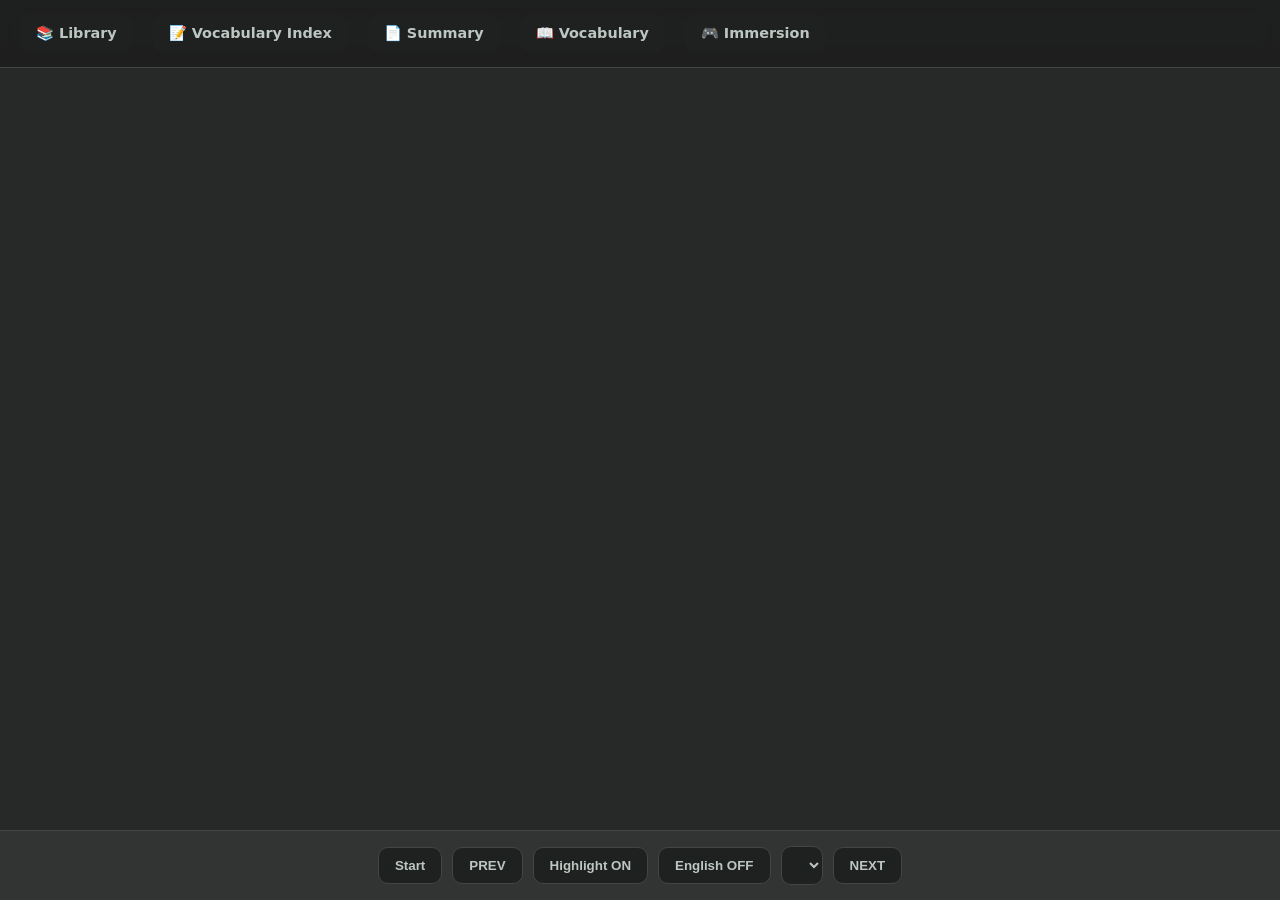
<file: data/lesson-template.html>
<!DOCTYPE html>
<html lang="ja">
<head>
    <meta charset="utf-8">
    <link href="https://fonts.googleapis.com/css2?family=Bree+Serif&family=Noto+Serif+JP:wght@400;600&display=swap" rel="stylesheet">
    <link rel="stylesheet" href="../data/style.css">
</head>

<body class="lesson-view">

<header class="lesson-header-nav">
    <a href="../index.html" class="nav-link">📚 Library</a>
    <a href="../vocabulary.html" class="nav-link">📝 Vocabulary Index</a>
    <a href="#" id="lessonSummaryLink" class="nav-link">📄 Summary</a>
    <a href="#" id="lessonVocabularyLink" class="nav-link">📖 Vocabulary</a>
    <a href="#" id="lessonImmersionLink" class="nav-link">🎮 Immersion</a>
</header>

<div class="progress-container">
    <div id="progressBar"></div>
</div>

<div class="slider-container" id="slider">
</div>

<div class="controls">
    <button class="btn" id="startBtn">Start</button>
    <button class="btn" id="prevBtn">PREV</button>
    <button class="btn" id="toggleHighlights">Highlight ON</button>
    <button class="btn" id="toggleEnglish">English OFF</button>
    <select class="slide-select" id="jumpToSlide"></select>
    <button class="btn" id="nextBtn">NEXT</button>
</div>

<script src="../data/database.js"></script>
<script src="../data/lesson.js"></script>

</body>
</html>
</file>
<file: data/style.css>
/* ==========================================
   1. Variables
========================================== */
:root{
    /* Colours */
    --bg:#272828;
    --panel:#323333;
    --panel-hover:#3a3b3b;
    --text:#BDC7C1;
    --muted:#8a9590;
    --accent:#3b82f6;
    --highlight:#facc15;
    /* Grammar */
    --color-verb:#a5d6a7;
    --color-adjective:#e48872;
    --color-noun:#93a5d9;
    --color-jodoushi:#a855f7;
    --color-particle:#ffe082; 
}
/* ==========================================
   2. Reset
========================================== */
*{
    margin:0;
    padding:0;
    box-sizing:border-box;
}
body{
    background:var(--bg);
    color:var(--text);
    font-family:system-ui,-apple-system,sans-serif;
}
/* ==========================================
   3. Typography
========================================== */
h1{
    color:white;
    font-size:clamp(2rem,5vw,3.5rem);
    margin-bottom:8px;
}
.subtitle{
    color:var(--muted);
    line-height:1.5;
}
/* ==========================================
   4. General Layout
========================================== */
header{
    position:sticky;
    top:0;
    z-index:100;
    background:rgba(39,40,40,.96);
    backdrop-filter:blur(10px);
    border-bottom:1px solid #444;
}
.hero{
    max-width:1100px;
    margin:auto;
    padding:20px;
}
main{
    max-width:1100px;
    margin:auto;
    padding:24px;
}
.grid{
    display:grid;
    grid-template-columns:repeat(auto-fill,minmax(300px,1fr));
    gap:14px;
}
/* ==========================================
   11. Library Layout
========================================== */
.top-nav { 
display: flex; 
gap: 10px; 
margin: 20px 0; 
}
body.lesson-view{
    height:100vh;
    overflow:hidden;
    display:flex;
    flex-direction:column;
    text-align:center;
}
.filters {
    display: flex;
    gap: 12px;
    flex-wrap: wrap;
    margin-top: 16px;
}
.filter-select {
    flex: 1;
    min-width: 220px;
    padding: 14px;
    border: 1px solid #444; /* Added border to match buttons */
    border-radius: 12px;
    background: #1f2020;
    color: var(--text);
    font-size: 16px;
    cursor: pointer;
    transition: 0.2s;
}
.filter-select:hover {
    background: var(--panel-hover);
    border-color: var(--accent);
}
.filter-select:focus {
    outline: none;
    border-color: var(--accent);
}
.section-title{
    margin:40px 0 18px;
    padding:14px 20px;
    background:#1f2020;
    border-left:6px solid var(--accent);
    border-radius:12px;
    color:white;
    font-size:1.5rem;
    font-weight:700;
    box-shadow:0 2px 8px rgba(0,0,0,.2);
}
.lesson { 
display: block; 
text-decoration: none; 
color: inherit; 
background: var(--panel); 
border: 1px solid #444; 
border-radius: 16px; 
padding: 18px; 
position:relative;
overflow:hidden;
}
.lesson:hover { 
background: var(--panel-hover); 
border-color: var(--accent); 
}
.lesson.completed {
    border: 2px solid #22c55e !important;
}
.lesson.completed::before {
    content: "COMPLETED";
    position: absolute;
    top: 15px;
    right: -30px; 
    background: #22c55e;
    color: white;
    font-size: 0.6rem;
    font-weight: 800;
    padding: 4px 30px;
    transform: rotate(45deg);
    box-shadow: 0 2px 4px rgba(0,0,0,0.2);
    pointer-events: none;
    z-index: 10;
}
.lesson-header {
    display: flex;
    justify-content: flex-start; 
    align-items: center;
    gap: 20px; 
    margin-bottom: 12px;
}
/* Base Tag Styling */
.tag {
    font-size: 0.7rem;
    font-weight: 700;
    padding: 3px 8px;
    border-radius: 6px;
    text-transform: uppercase;
    letter-spacing: 0.5px;
}
/* Colorized Tag Variations */
.tag.theory { background: #FF9999; color: #5C1E1E; }
.tag.anime { background: #FFC0CB; color: #6b2f3a; }
.tag.game { background: #87CEEB; color: #0f3a4a; }
.tag.manga { background: #77DD77; color: #184d18; }
/* ==========================================
   Vocabulary Index + Table in Summary
========================================== */
.table-container{
    width:100%;
    overflow:hidden;
    border:1px solid #444;
    border-radius:16px;
    background:var(--panel);
}
#vocabTable{
    width:100%;
    border-collapse:collapse; 
}
#vocabTable th{
    background:#1f2020;
    color:var(--accent);
    text-align:center;
    text-transform:uppercase;
    padding:14px 16px;
    border-bottom:1px solid #444;
}
#vocabTable td{
    border-bottom:1px solid #444;
}
#vocabTable tbody tr:nth-child(even){
    background:rgba(255,255,255,.03);
}
 #vocabTable tbody tr:hover{
    background:rgba(255,255,255,.06);
}
/* ==========================================
   5. Lesson Layout
========================================== */
/* ==========================================
   5. Lesson Layout - Header Navigation
========================================== */
   .lesson-header-nav {
      position: absolute;
      top: 0;
      left: 0;
      width: 100%;
      padding: 15px 20px;
      z-index: 1001;
      background: rgba(30, 30, 30, 0.9);
      display: flex;
      gap: 20px;
    }
    .nav-link {
      color: var(--text);
      text-decoration: none;
      font-weight: 600;
      font-size: 0.9rem;
      background: #1f2020; 
      padding: 10px 16px; 
      border-radius: 10px; 
      font-weight: 600; 
      transition:color .2s;
      cursor:pointer;
    }
.nav-link.active{
    background:var(--panel);
    color:white;
    border:1px solid #666;
    box-shadow:inset 0 0 0 1px rgba(255,255,255,.05);
}
.nav-link:hover{
color:var(--accent);
}
/* ==========================================
   5. Lesson Layout - Slides
========================================== */
.slider-container{
    position:relative;
    flex:1;
    width:100%;
    overflow:hidden;
    padding-top:66px;
}
.scene{
    position:absolute;
    inset:0;
    padding:20px;
    display:flex;
    flex-direction:column;
    justify-content:center;
    align-items:center;
    opacity:0;
    visibility:hidden;
    pointer-events:none;
    transition:
        transform .7s ease,
        opacity .45s ease;
}
.scene.active{
    opacity:1;
    visibility:visible;
    pointer-events:auto;
    transform:translateX(0);
}
.scene.prev{
    transform:translateX(-25%);
}
.scene.next{
    transform:translateX(25%);
}
/* ==========================================
   5. Lesson Layout - Progress Bar
========================================== */
.progress-container{
    position:fixed;
    top:60px;
    left:0;
    width:100%;
    height:6px;
    background:#1f2020;
    z-index:999;
}
#progressBar{
    position:absolute;
    inset:0 auto 0 0;
    width:0%;
    height:100%;
    background:var(--accent);
    transition:width .3s ease;
}
/*  ==========================================
    6. Lesson Content - Summary Page
========================================== */
.summary-page{
    margin:auto;
    width:60%;
}
.summary-header{
    color:white;
    font-size:clamp(2rem,5vw,3.5rem);
    margin-bottom:8px;
}
.summary-subtitle{
    text-align:center;
    font-size:48px;
    color:var(--text-dim);
    margin-bottom:20px;
}
.summary-divider{
    width:100px;
    height:3px;
    background:var(--text-dim);
    margin:20px auto;
    border-radius:2px;
}
.summary-list{
    list-style:none;
    margin:40px auto 0;
    padding:0;
    width:fit-content;
    text-align:left;
}
.summary-list li{
    font-size:36px;
    font-weight:600;
    margin-bottom:15px;
}
.summary-list li::before{
    content:"•";
    display:inline-block;
    width:30px;
}
.summary-list .hl-verb{
    color:var(--color-verb);
}
.summary-list .hl-adj{
    color:var(--color-adjective);
}
.summary-list .hl-noun{
    color:var(--color-noun);
}
.summary-list li {
    cursor: pointer;
    transition: opacity .2s ease;
}
.summary-list li:hover {
    opacity: .75;
}
.summary-scene{
    position:absolute;
    inset:0;
    display:block;
    overflow-y:auto;
    padding:90px 0 80px;
    justify-content:initial;
    align-items:initial;
}
.summary-intro{
    width:90%;
    max-width:1300px;
    margin:20px auto 30px;
    text-align:center;
}
.summary-intro h1{
    margin:20px 0 15px;
}
.summary-intro p{
    max-width:1300px;
    margin:10px auto;
    line-height:1.6;
}
.summary-layout{
    width:90%;
    margin:0 auto 60px;
    display:flex;
    gap:40px;
    align-items:flex-start;
}
.summary-left{
    width:40%;
}
.summary-right{
    width:60%;
}
.summary-cover{
    width:100%;
    border-radius:12px;
    margin-bottom:20px;
    box-shadow:0 8px 30px rgba(0,0,0,.35);
}
.summary-left p{
    margin-bottom:15px;
    line-height:1.6;
}
.summary-layout.no-cover{
    display:block;
}
.summary-layout.no-cover .summary-right{
    width:90%;
    max-width:1100px;
    margin:0 auto;
}



 /* ==========================================
    6. Lesson Content - Vocab Cards
========================================== */
 .vocab-card{
    width:min(750px,90%);
    margin:auto;
    padding:18px;
    background:#2a2a2a;
    border:1px solid #333;
    border-radius:16px;
    text-align:center;
    box-shadow:0 6px 18px rgba(0,0,0,.3);
}
.Morph{
    color:#e48872;
    font-size:42px;
    font-weight:700;
}
.definition{
    margin-top:10px;
    font-size:24px;
    font-weight:bold;
}
.meta{
  display: inline-block;
  font-size: 12px;
  font-weight: 800;
  letter-spacing: 1px;
  padding: 3px 12px;
  background-color: rgba(228, 136, 114, 0.15); 
  color: #e48872;
  border: 1px solid rgba(228, 136, 114, 0.4);
  border-radius: 50px;
  margin: 8px 0;
}
.reading{
    margin-top:28px;
    font-size:32px;
    color:#bbdefb;
}
.translation{
    margin-top:8px;
    font-size:20px;
    color:#a5d6a7;
    font-style:italic;
}
.vocab-card img{
    max-width:95%;
    max-height:35vh;
    margin:25px auto;
    border-radius:12px;
}
.lesson-audio{
    margin-top:1px;
}
/* ==========================================
   Grammar Pages
========================================== */
.grammar-header {
    text-align: center;
    margin-bottom: 50px;
}
.centered-header-group {
    text-align: center;
    margin-bottom: 50px;
}
.centered-header-group h2 {
    font-size: 80px;
    margin: 0;
}
.subheader {
    font-size: 40px;
    margin-top: 10px;
    font-family: "Noto Sans JP", sans-serif;
}
/* ==========================================
   Example Card
========================================== */
.example-card {
    background: var(--slide-bg);
    border: 1px solid var(--border);
    border-radius: 20px;
    padding: 20px 40px;
    text-align: center;
    display: inline-block;
    min-width: 400px;
}
.ex-jp {
    font-size: 100px;
    margin: 0;
    letter-spacing: 4px;
}
.ex-en {
    font-size: 36px;
    color: var(--text-dim);
    font-style: italic;
    margin-top: 15px;
}
.Note {
    max-width: 700px;
    margin: 14px auto 18px;
    padding: 10px 16px;
    font-size: 15px;
    opacity: .9;
    line-height: 1.5;
    color: #cfcfcf;
    background: rgba(255,255,255,.05);
    border-bottom: 4px solid #6aa8ff;
    border-radius: 8px;
    text-align: left;
    font-style: italic;
}
.Note b {
    color: #ffffff;
    font-weight: 600;
}
.lesson-audio {
    display: block;
    margin: 18px auto 0;
}
/* ==========================================
   Grammar Colours
========================================== */
.hl-verb {
    color: #a5d6a7;
}
.hl-adj {
    color: #e48872;
}
.hl-noun {
    color: #93a5d9;
}
.hl-da {
    color: #a855f7;
}
.hl-particle{
    color:#facc15;
}
.hl-affix{
    color:#bbdefb;
}
.hl-adverb{
    color:#ffb74d;
}
.v-fact::before{
    content:"•";
    color:var(--color-verb);
}
.a-fact::before{
    content:"•";
    color:var(--color-adjective);
    margin-right:15px;
}
.n-fact::before{
    content:"•";
    color:var(--color-noun);
    margin-right:15px;
}
.fact-list /* the container */ {
    list-style:none;
    padding:0;
    margin:0 auto;
    width:100%;
    max-width:1600px;
}
.fact-list li  /* each fact */ {
    font-size:20px;
    margin:14px;
    display:flex;
    align-items:flex-start;
    gap:5px;
    padding:14px 22px;
    background:rgba(255,255,255,.03);
    border-radius:16px;
}
/* ==========================================
   Lesson - Pronouns
========================================== */
        /* Simple structural diagram layout */
        .kosado-grid {
            display: grid;
            grid-template-columns: repeat(4, 1fr);
            gap: 20px;
            margin-top: 15px;
            width: 100%;
            max-width: 1400px;
        }
        .kosado-box {
            background: rgba(255, 255, 255, 0.03);
            border: 1px solid var(--border);
            border-radius: 12px;
            padding: 20px;
            text-align: center;
        }
        .kosado-box h4 {
            margin: 0 0 10px 0;
            font-size: 28px;
        }
        .kosado-box p {
            margin: 5px 0;
            font-size: 20px;
            color: var(--text-dim);
        }
.k-fact::before{
    content:"•";
    color:var(--color-noun);
    margin-right:15px;
    flex-shrink:0;
}
/* ==========================================
   Lesson - Particles
========================================== */
.lesson-particles-toc-header{
    font-size:24px;
    color:var(--color-adjective);
    margin:0 0 10px;
    padding-bottom:5px;
}

/* ==========================================
   Lesson - Word Order
========================================== */

.lesson-word-order-title{
    font-size:72px;
    color:var(--accent);
}

.lesson-word-order-subtitle{
    font-size:36px;
    color:#fff;
}

.lesson-word-order{
    text-align:center;
    margin-bottom:25px;
}

.lesson-word-order-subject{
    width:240px;
    left:60px;

    background:rgba(100,181,246,.10);
    border-color:var(--color-blue);
    color:var(--color-blue);

    font-size:34px;
}

.lesson-word-order-verb{
    width:240px;
    left:340px;

    background:rgba(129,199,132,.10);
    border-color:var(--color-green);
    color:var(--color-green);

    font-size:34px;
}

.lesson-word-order-indirect{
    width:240px;
    left:620px;

    background:rgba(100,181,246,.10);
    border-color:var(--color-blue);
    color:var(--color-blue);

    font-size:34px;
}

.lesson-word-order-direct{
    width:240px;
    left:900px;

    background:rgba(100,181,246,.10);
    border-color:var(--color-blue);
    color:var(--color-blue);

    font-size:34px;
}

.lesson-word-order-meaning{
    font-size:30px;
}
        
        

/* ==========================================
   7. Lesson Text
========================================== */
.Japanese{
    margin:20px 0 10px;
    font-size:32px;
    font-family:serif;
}
.English{
    font-size:24px;
    color:#64748b;
    opacity:0;
    cursor:help;
    transition:opacity .3s;
}
.English.revealed{
    opacity:1;
    color:var(--text);
}
/* ==========================================
   Highlight
========================================== */
.highlight{
    color:var(--highlight);
    font-weight:600;
    border-bottom:2px solid rgba(250,204,21,.3);
}
body.no-highlights .highlight{
    color:inherit !important;
    font-weight:inherit !important;
    border-bottom:none !important;
}
/* ==========================================
   Images
========================================== */
.zoomable{
    display:block;
    max-width:95%;
    max-height:45vh;
    width:auto;
    height:auto;
    object-fit:contain;
    margin:20px auto;
    border-radius:12px;
}
img.zoomed{
    position:fixed;
    top:50%;
    left:50%;
    transform:translate(-50%, -50%) scale(1.75);
    max-width:90vw;
    max-height:90vh;
    width:auto;
    height:auto;
    z-index:9999;
    cursor:zoom-out;
    box-shadow:0 12px 40px rgba(0,0,0,.7);
}
.img-group{
    display:flex;
    justify-content:center;
    align-items:center;
    gap:20px;
    flex-wrap:wrap;
    margin:20px auto;
}
.img-group .zoomable{
    flex:1 1 45%;
    max-width:48%;
    max-height:45vh;
    object-fit:contain;
    margin:0;
}
/* ==========================================
   Lesson Controls
========================================== */
.controls {
    position: fixed;
    bottom: 0;
    width: 100%;
    padding: 15px;
background:var(--panel);
    border-top: 1px solid #444;
    display: flex;
    justify-content: center;
    gap: 10px;
    z-index: 1000;
    align-items:center;
    flex-wrap:wrap;
}
.controls .btn {
    background: #1f2020;
    color: var(--text);
    border: 1px solid #444;
    padding: 10px 16px;
    border-radius: 10px;
    cursor: pointer;
    font-weight: 600;
    transition: 0.2s;
}
.controls .btn:hover {
    background: var(--panel-hover);
    border-color: var(--accent);
}
.controls .slide-select {
    background: #1f2020;
    color: var(--text);
    padding: 10px;
    border: 1px solid #444;
    border-radius: 10px;
    cursor: pointer;
    font-weight: 600;
}
</file>
